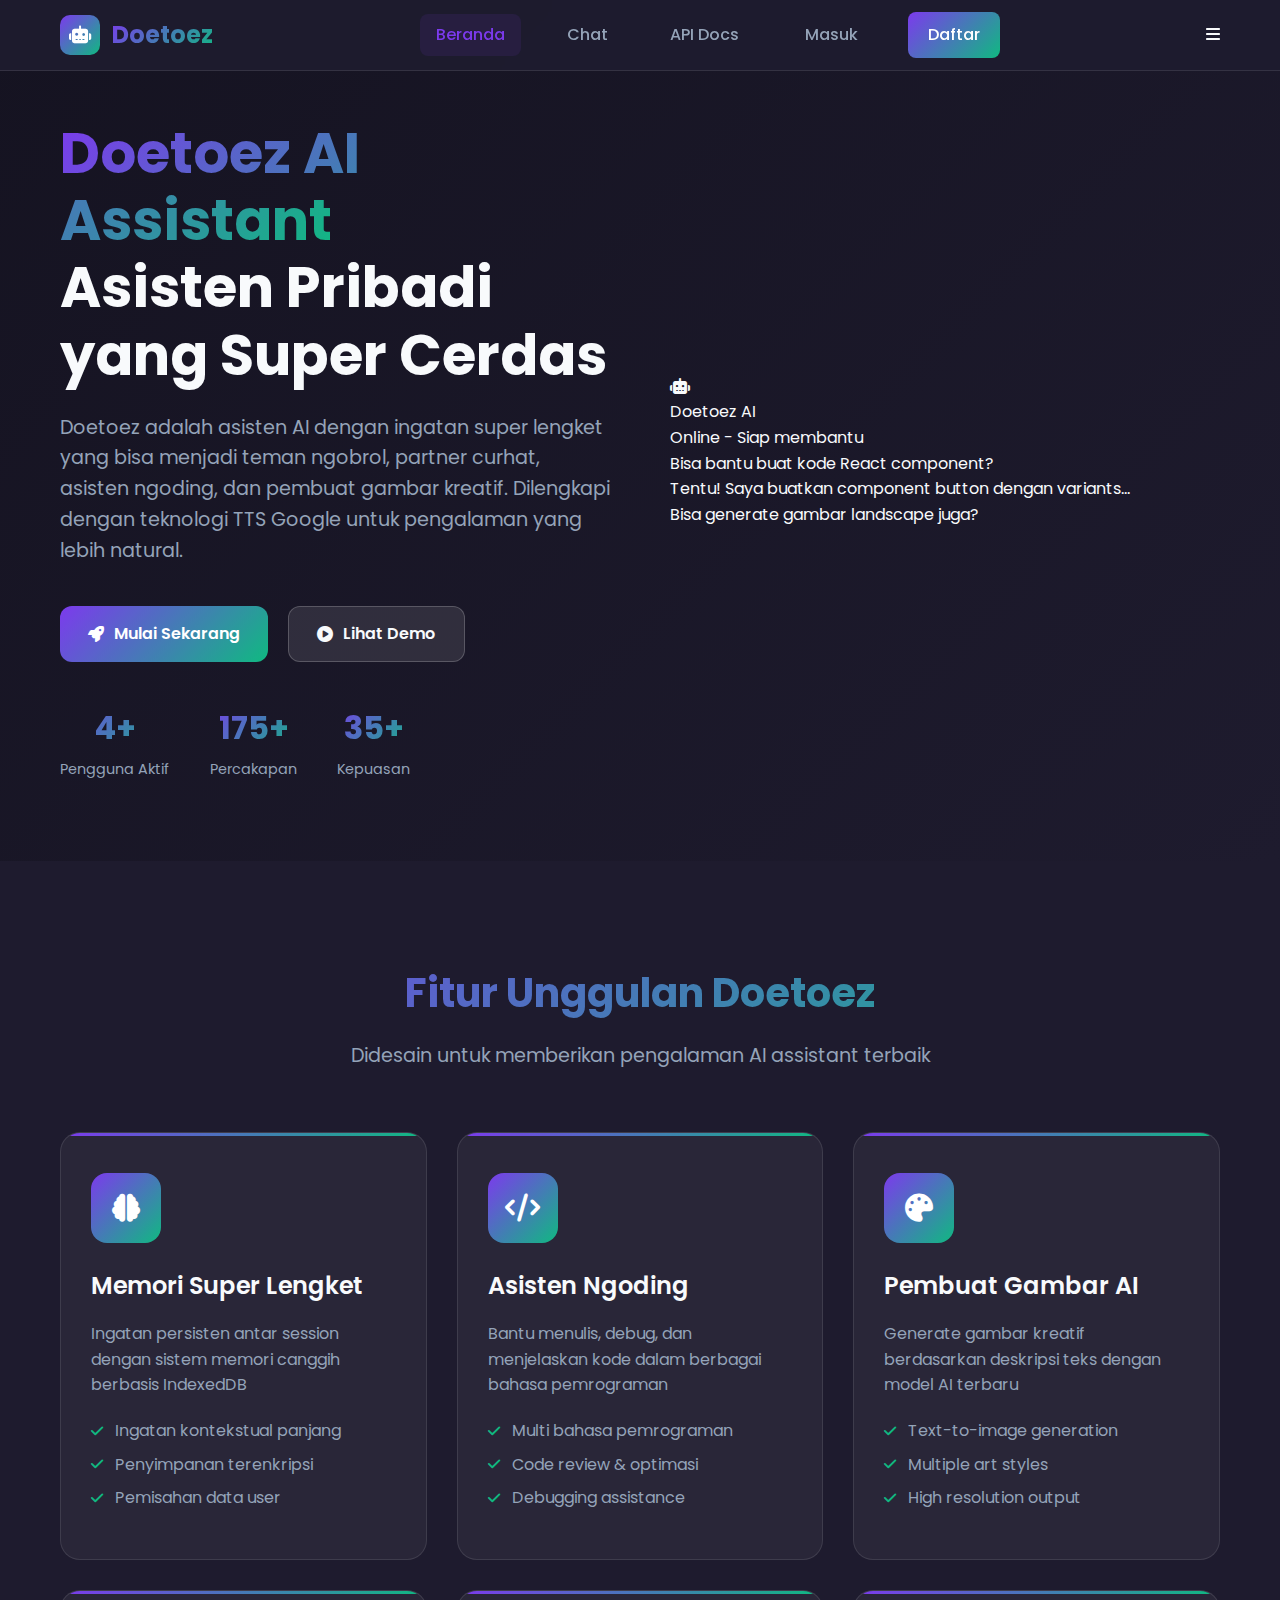
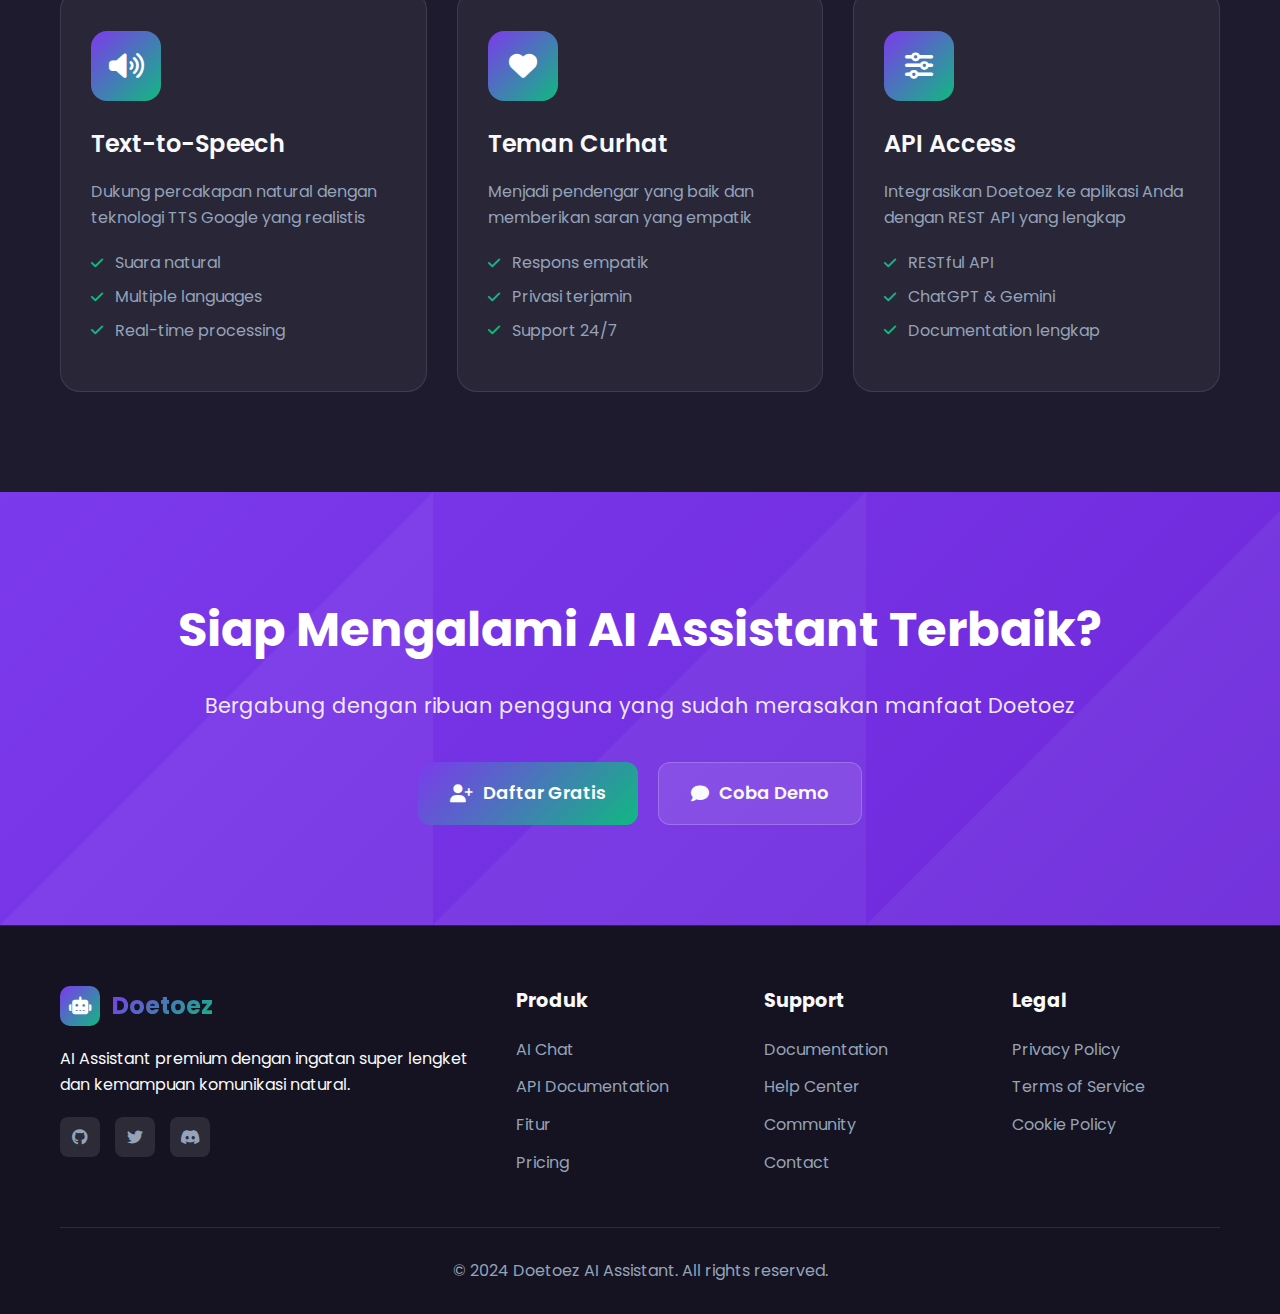
<file: index.html>
<!DOCTYPE html>
<html lang="id">
<head>
    <meta charset="UTF-8">
    <meta name="viewport" content="width=device-width, initial-scale=1.0">
    <title>Doetoez - AI Assistant Premium</title>
    <link rel="stylesheet" href="https://cdnjs.cloudflare.com/ajax/libs/font-awesome/6.4.0/css/all.min.css">
    <link href="https://fonts.googleapis.com/css2?family=Poppins:wght@300;400;500;600;700&display=swap" rel="stylesheet">
    <link rel="stylesheet" href="assets/css/style.css">
</head>
<body>
    <!-- Navigation -->
    <nav class="navbar">
        <div class="nav-container">
            <div class="nav-logo">
                <div class="logo-icon">
                    <i class="fas fa-robot"></i>
                </div>
                <span class="logo-text">Doetoez</span>
            </div>
            <div class="nav-menu">
                <a href="index.html" class="nav-link active">Beranda</a>
                <a href="chat.html" class="nav-link">Chat</a>
                <a href="docs.html" class="nav-link">API Docs</a>
                <a href="login.html" class="nav-link auth-btn">Masuk</a>
                <a href="register.html" class="nav-link auth-btn primary">Daftar</a>
            </div>
            <div class="nav-toggle">
                <i class="fas fa-bars"></i>
            </div>
        </div>
    </nav>

    <!-- Hero Section -->
    <section class="hero">
        <div class="container">
            <div class="hero-content">
                <div class="hero-text">
                    <h1 class="hero-title">
                        <span class="gradient-text">Doetoez AI Assistant</span><br>
                        Asisten Pribadi yang Super Cerdas
                    </h1>
                    <p class="hero-description">
                        Doetoez adalah asisten AI dengan ingatan super lengket yang bisa menjadi teman ngobrol, 
                        partner curhat, asisten ngoding, dan pembuat gambar kreatif. Dilengkapi dengan teknologi 
                        TTS Google untuk pengalaman yang lebih natural.
                    </p>
                    <div class="hero-actions">
                        <a href="register.html" class="btn btn-primary">
                            <i class="fas fa-rocket"></i>
                            Mulai Sekarang
                        </a>
                        <a href="#features" class="btn btn-secondary">
                            <i class="fas fa-play-circle"></i>
                            Lihat Demo
                        </a>
                    </div>
                    <div class="hero-stats">
                        <div class="stat">
                            <div class="stat-number">10K+</div>
                            <div class="stat-label">Pengguna Aktif</div>
                        </div>
                        <div class="stat">
                            <div class="stat-number">500K+</div>
                            <div class="stat-label">Percakapan</div>
                        </div>
                        <div class="stat">
                            <div class="stat-number">99.8%</div>
                            <div class="stat-label">Kepuasan</div>
                        </div>
                    </div>
                </div>
                <div class="hero-visual">
                    <div class="ai-chat-preview">
                        <div class="chat-header-preview">
                            <div class="chat-avatar">
                                <i class="fas fa-robot"></i>
                            </div>
                            <div class="chat-info">
                                <div class="chat-name">Doetoez AI</div>
                                <div class="chat-status">Online - Siap membantu</div>
                            </div>
                        </div>
                        <div class="chat-messages-preview">
                            <div class="message user">
                                <div class="message-content">Bisa bantu buat kode React component?</div>
                            </div>
                            <div class="message assistant">
                                <div class="message-content">Tentu! Saya buatkan component button dengan variants...</div>
                            </div>
                            <div class="message user">
                                <div class="message-content">Bisa generate gambar landscape juga?</div>
                            </div>
                            <div class="message assistant typing">
                                <div class="typing-indicator">
                                    <span></span>
                                    <span></span>
                                    <span></span>
                                </div>
                            </div>
                        </div>
                    </div>
                </div>
            </div>
        </div>
    </section>

    <!-- Features Section -->
    <section id="features" class="features">
        <div class="container">
            <div class="section-header">
                <h2>Fitur Unggulan Doetoez</h2>
                <p>Didesain untuk memberikan pengalaman AI assistant terbaik</p>
            </div>
            <div class="features-grid">
                <div class="feature-card">
                    <div class="feature-icon">
                        <i class="fas fa-brain"></i>
                    </div>
                    <h3>Memori Super Lengket</h3>
                    <p>Ingatan persisten antar session dengan sistem memori canggih berbasis IndexedDB</p>
                    <ul class="feature-list">
                        <li><i class="fas fa-check"></i> Ingatan kontekstual panjang</li>
                        <li><i class="fas fa-check"></i> Penyimpanan terenkripsi</li>
                        <li><i class="fas fa-check"></i> Pemisahan data user</li>
                    </ul>
                </div>

                <div class="feature-card">
                    <div class="feature-icon">
                        <i class="fas fa-code"></i>
                    </div>
                    <h3>Asisten Ngoding</h3>
                    <p>Bantu menulis, debug, dan menjelaskan kode dalam berbagai bahasa pemrograman</p>
                    <ul class="feature-list">
                        <li><i class="fas fa-check"></i> Multi bahasa pemrograman</li>
                        <li><i class="fas fa-check"></i> Code review & optimasi</li>
                        <li><i class="fas fa-check"></i> Debugging assistance</li>
                    </ul>
                </div>

                <div class="feature-card">
                    <div class="feature-icon">
                        <i class="fas fa-palette"></i>
                    </div>
                    <h3>Pembuat Gambar AI</h3>
                    <p>Generate gambar kreatif berdasarkan deskripsi teks dengan model AI terbaru</p>
                    <ul class="feature-list">
                        <li><i class="fas fa-check"></i> Text-to-image generation</li>
                        <li><i class="fas fa-check"></i> Multiple art styles</li>
                        <li><i class="fas fa-check"></i> High resolution output</li>
                    </ul>
                </div>

                <div class="feature-card">
                    <div class="feature-icon">
                        <i class="fas fa-volume-up"></i>
                    </div>
                    <h3>Text-to-Speech</h3>
                    <p>Dukung percakapan natural dengan teknologi TTS Google yang realistis</p>
                    <ul class="feature-list">
                        <li><i class="fas fa-check"></i> Suara natural</li>
                        <li><i class="fas fa-check"></i> Multiple languages</li>
                        <li><i class="fas fa-check"></i> Real-time processing</li>
                    </ul>
                </div>

                <div class="feature-card">
                    <div class="feature-icon">
                        <i class="fas fa-heart"></i>
                    </div>
                    <h3>Teman Curhat</h3>
                    <p>Menjadi pendengar yang baik dan memberikan saran yang empatik</p>
                    <ul class="feature-list">
                        <li><i class="fas fa-check"></i> Respons empatik</li>
                        <li><i class="fas fa-check"></i> Privasi terjamin</li>
                        <li><i class="fas fa-check"></i> Support 24/7</li>
                    </ul>
                </div>

                <div class="feature-card">
                    <div class="feature-icon">
                        <i class="fas fa-sliders-h"></i>
                    </div>
                    <h3>API Access</h3>
                    <p>Integrasikan Doetoez ke aplikasi Anda dengan REST API yang lengkap</p>
                    <ul class="feature-list">
                        <li><i class="fas fa-check"></i> RESTful API</li>
                        <li><i class="fas fa-check"></i> ChatGPT & Gemini</li>
                        <li><i class="fas fa-check"></i> Documentation lengkap</li>
                    </ul>
                </div>
            </div>
        </div>
    </section>

    <!-- CTA Section -->
    <section class="cta">
        <div class="container">
            <div class="cta-content">
                <h2>Siap Mengalami AI Assistant Terbaik?</h2>
                <p>Bergabung dengan ribuan pengguna yang sudah merasakan manfaat Doetoez</p>
                <div class="cta-actions">
                    <a href="register.html" class="btn btn-primary btn-large">
                        <i class="fas fa-user-plus"></i>
                        Daftar Gratis
                    </a>
                    <a href="chat.html" class="btn btn-secondary btn-large">
                        <i class="fas fa-comment"></i>
                        Coba Demo
                    </a>
                </div>
            </div>
        </div>
    </section>

    <!-- Footer -->
    <footer class="footer">
        <div class="container">
            <div class="footer-content">
                <div class="footer-section">
                    <div class="footer-logo">
                        <div class="logo-icon">
                            <i class="fas fa-robot"></i>
                        </div>
                        <span class="logo-text">Doetoez</span>
                    </div>
                    <p>AI Assistant premium dengan ingatan super lengket dan kemampuan komunikasi natural.</p>
                    <div class="social-links">
                        <a href="#"><i class="fab fa-github"></i></a>
                        <a href="#"><i class="fab fa-twitter"></i></a>
                        <a href="#"><i class="fab fa-discord"></i></a>
                    </div>
                </div>
                <div class="footer-section">
                    <h3>Produk</h3>
                    <ul>
                        <li><a href="chat.html">AI Chat</a></li>
                        <li><a href="docs.html">API Documentation</a></li>
                        <li><a href="#features">Fitur</a></li>
                        <li><a href="#">Pricing</a></li>
                    </ul>
                </div>
                <div class="footer-section">
                    <h3>Support</h3>
                    <ul>
                        <li><a href="#">Documentation</a></li>
                        <li><a href="#">Help Center</a></li>
                        <li><a href="#">Community</a></li>
                        <li><a href="#">Contact</a></li>
                    </ul>
                </div>
                <div class="footer-section">
                    <h3>Legal</h3>
                    <ul>
                        <li><a href="#">Privacy Policy</a></li>
                        <li><a href="#">Terms of Service</a></li>
                        <li><a href="#">Cookie Policy</a></li>
                    </ul>
                </div>
            </div>
            <div class="footer-bottom">
                <p>&copy; 2024 Doetoez AI Assistant. All rights reserved.</p>
            </div>
        </div>
    </footer>

    <script src="assets/js/app.js"></script>
</body>
</html>
</file>
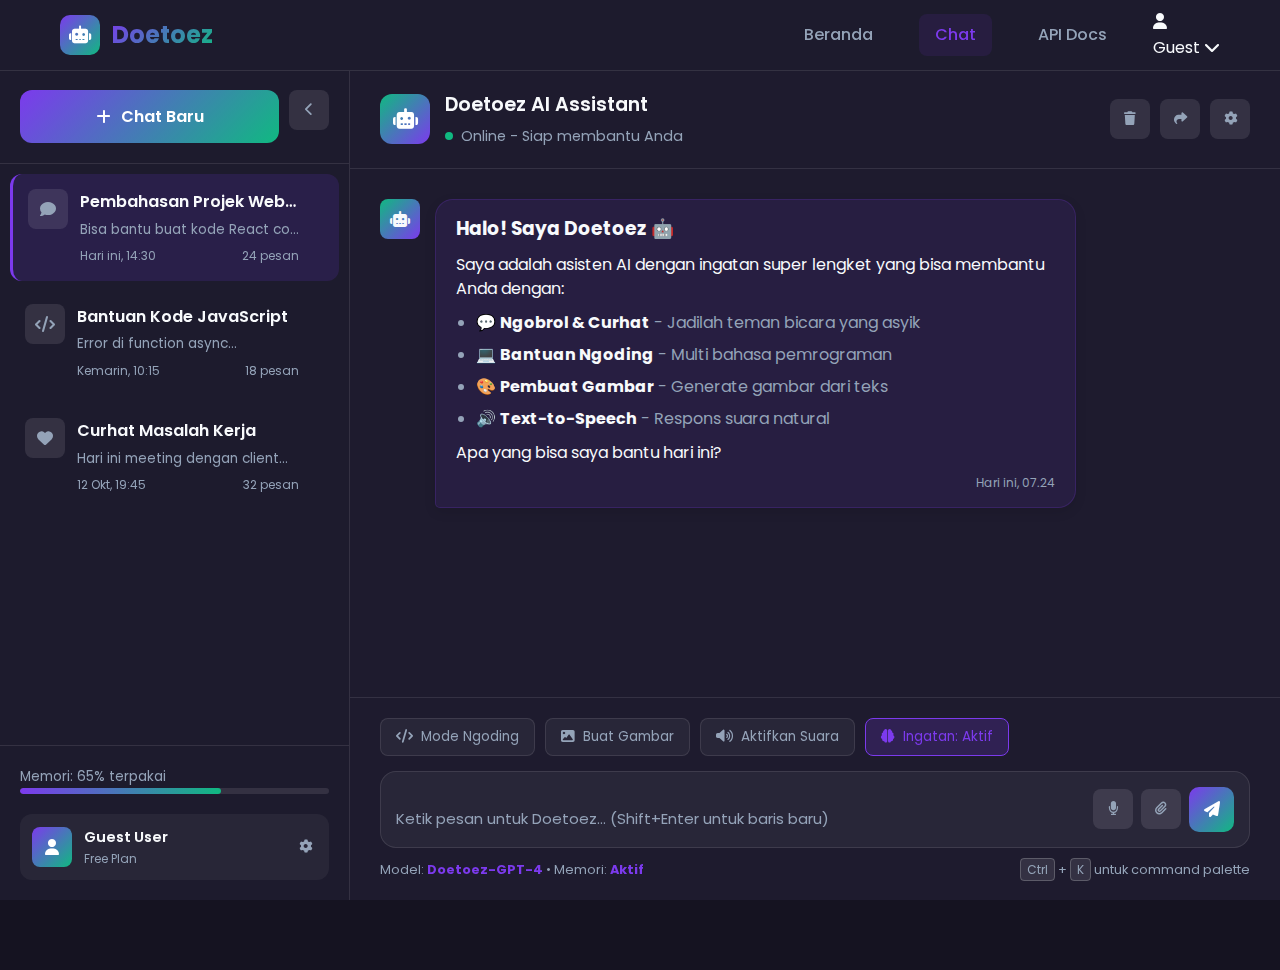
<file: chat.html>
<!DOCTYPE html>
<html lang="id">
<head>
    <meta charset="UTF-8">
    <meta name="viewport" content="width=device-width, initial-scale=1.0">
    <title>Chat dengan Doetoez - AI Assistant</title>
    <link rel="stylesheet" href="https://cdnjs.cloudflare.com/ajax/libs/font-awesome/6.4.0/css/all.min.css">
    <link href="https://fonts.googleapis.com/css2?family=Poppins:wght@300;400;500;600;700&display=swap" rel="stylesheet">
    <link rel="stylesheet" href="assets/css/style.css">
    <link rel="stylesheet" href="assets/css/chat.css">
</head>
<body class="chat-layout">
    <!-- Navigation -->
    <nav class="navbar">
        <div class="nav-container">
            <div class="nav-logo">
                <div class="logo-icon">
                    <i class="fas fa-robot"></i>
                </div>
                <span class="logo-text">Doetoez</span>
            </div>
            <div class="nav-menu">
                <a href="index.html" class="nav-link">Beranda</a>
                <a href="chat.html" class="nav-link active">Chat</a>
                <a href="docs.html" class="nav-link">API Docs</a>
                <div class="user-menu">
                    <div class="user-avatar">
                        <i class="fas fa-user"></i>
                    </div>
                    <span class="user-name">Guest</span>
                    <i class="fas fa-chevron-down"></i>
                </div>
            </div>
        </div>
    </nav>

    <div class="chat-container">
        <!-- Sidebar -->
        <div class="chat-sidebar">
            <div class="sidebar-header">
                <button class="btn btn-primary btn-new-chat">
                    <i class="fas fa-plus"></i>
                    Chat Baru
                </button>
                <button class="sidebar-toggle">
                    <i class="fas fa-chevron-left"></i>
                </button>
            </div>

            <div class="conversation-list">
                <div class="conversation-item active">
                    <div class="conversation-icon">
                        <i class="fas fa-comment"></i>
                    </div>
                    <div class="conversation-content">
                        <div class="conversation-title">Pembahasan Projek Website</div>
                        <div class="conversation-preview">Bisa bantu buat kode React component?</div>
                        <div class="conversation-meta">
                            <span class="conversation-time">Hari ini, 14:30</span>
                            <span class="conversation-count">24 pesan</span>
                        </div>
                    </div>
                    <button class="conversation-actions">
                        <i class="fas fa-ellipsis-v"></i>
                    </button>
                </div>

                <div class="conversation-item">
                    <div class="conversation-icon">
                        <i class="fas fa-code"></i>
                    </div>
                    <div class="conversation-content">
                        <div class="conversation-title">Bantuan Kode JavaScript</div>
                        <div class="conversation-preview">Error di function async...</div>
                        <div class="conversation-meta">
                            <span class="conversation-time">Kemarin, 10:15</span>
                            <span class="conversation-count">18 pesan</span>
                        </div>
                    </div>
                    <button class="conversation-actions">
                        <i class="fas fa-ellipsis-v"></i>
                    </button>
                </div>

                <div class="conversation-item">
                    <div class="conversation-icon">
                        <i class="fas fa-heart"></i>
                    </div>
                    <div class="conversation-content">
                        <div class="conversation-title">Curhat Masalah Kerja</div>
                        <div class="conversation-preview">Hari ini meeting dengan client...</div>
                        <div class="conversation-meta">
                            <span class="conversation-time">12 Okt, 19:45</span>
                            <span class="conversation-count">32 pesan</span>
                        </div>
                    </div>
                    <button class="conversation-actions">
                        <i class="fas fa-ellipsis-v"></i>
                    </button>
                </div>
            </div>

            <div class="sidebar-footer">
                <div class="memory-status">
                    <div class="memory-info">
                        <span>Memori: 65% terpakai</span>
                        <div class="memory-bar">
                            <div class="memory-progress" style="width: 65%"></div>
                        </div>
                    </div>
                </div>
                <div class="user-profile">
                    <div class="profile-avatar">
                        <i class="fas fa-user"></i>
                    </div>
                    <div class="profile-info">
                        <div class="profile-name">Guest User</div>
                        <div class="profile-plan">Free Plan</div>
                    </div>
                    <button class="profile-settings">
                        <i class="fas fa-cog"></i>
                    </button>
                </div>
            </div>
        </div>

        <!-- Main Chat Area -->
        <div class="chat-main">
            <div class="chat-header">
                <div class="chat-info">
                    <div class="chat-avatar">
                        <i class="fas fa-robot"></i>
                    </div>
                    <div class="chat-details">
                        <div class="chat-title">Doetoez AI Assistant</div>
                        <div class="chat-status">
                            <span class="status-indicator online"></span>
                            Online - Siap membantu Anda
                        </div>
                    </div>
                </div>
                <div class="chat-actions">
                    <button class="action-btn" title="Clear Chat">
                        <i class="fas fa-trash"></i>
                    </button>
                    <button class="action-btn" title="Share Chat">
                        <i class="fas fa-share"></i>
                    </button>
                    <button class="action-btn" title="Settings">
                        <i class="fas fa-cog"></i>
                    </button>
                </div>
            </div>

            <div class="chat-messages" id="chatMessages">
                <!-- Welcome Message -->
                <div class="message assistant welcome">
                    <div class="message-avatar">
                        <i class="fas fa-robot"></i>
                    </div>
                    <div class="message-content">
                        <div class="message-text">
                            <h3>Halo! Saya Doetoez 🤖</h3>
                            <p>Saya adalah asisten AI dengan ingatan super lengket yang bisa membantu Anda dengan:</p>
                            <ul>
                                <li>💬 <strong>Ngobrol & Curhat</strong> - Jadilah teman bicara yang asyik</li>
                                <li>💻 <strong>Bantuan Ngoding</strong> - Multi bahasa pemrograman</li>
                                <li>🎨 <strong>Pembuat Gambar</strong> - Generate gambar dari teks</li>
                                <li>🔊 <strong>Text-to-Speech</strong> - Respons suara natural</li>
                            </ul>
                            <p>Apa yang bisa saya bantu hari ini?</p>
                        </div>
                        <div class="message-meta">
                            <span>Hari ini, <span id="currentTime"></span></span>
                        </div>
                    </div>
                </div>
            </div>

            <div class="chat-input-container">
                <div class="input-actions">
                    <button class="input-action" data-mode="code">
                        <i class="fas fa-code"></i>
                        Mode Ngoding
                    </button>
                    <button class="input-action" data-mode="image">
                        <i class="fas fa-image"></i>
                        Buat Gambar
                    </button>
                    <button class="input-action" data-mode="voice">
                        <i class="fas fa-volume-up"></i>
                        Aktifkan Suara
                    </button>
                    <button class="input-action active" data-mode="memory">
                        <i class="fas fa-brain"></i>
                        Ingatan: Aktif
                    </button>
                </div>

                <div class="chat-input-wrapper">
                    <textarea class="chat-input" id="chatInput" placeholder="Ketik pesan untuk Doetoez... (Shift+Enter untuk baris baru)" rows="1"></textarea>
                    <div class="input-buttons">
                        <button class="input-btn" id="voiceButton">
                            <i class="fas fa-microphone"></i>
                        </button>
                        <button class="input-btn" id="attachButton">
                            <i class="fas fa-paperclip"></i>
                        </button>
                        <button class="send-btn" id="sendButton">
                            <i class="fas fa-paper-plane"></i>
                        </button>
                    </div>
                </div>

                <div class="input-footer">
                    <span class="model-info">
                        Model: <strong>Doetoez-GPT-4</strong> • Memori: <strong>Aktif</strong>
                    </span>
                    <span class="shortcut-info">
                        <kbd>Ctrl</kbd> + <kbd>K</kbd> untuk command palette
                    </span>
                </div>
            </div>
        </div>
    </div>

    <!-- Settings Modal -->
    <div class="modal" id="settingsModal">
        <div class="modal-content">
            <div class="modal-header">
                <h2>Pengaturan Doetoez</h2>
                <button class="modal-close">
                    <i class="fas fa-times"></i>
                </button>
            </div>
            <div class="modal-body">
                <!-- Settings content would go here -->
            </div>
        </div>
    </div>

    <script src="assets/js/chat.js"></script>
</body>
</html>
</file>
<file: assets/css/style.css>
:root {
    --primary: #7c3aed;
    --primary-dark: #6d28d9;
    --secondary: #10b981;
    --dark: #1e1b2e;
    --darker: #151321;
    --light: #f8fafc;
    --gray: #94a3b8;
    --gold: #fbbf24;
    --success: #10b981;
    --warning: #f59e0b;
    --danger: #ef4444;
}

* {
    margin: 0;
    padding: 0;
    box-sizing: border-box;
    font-family: 'Poppins', sans-serif;
}

body {
    background: var(--darker);
    color: var(--light);
    line-height: 1.6;
}

.container {
    max-width: 1200px;
    margin: 0 auto;
    padding: 0 20px;
}

/* Navigation */
.navbar {
    background: rgba(30, 27, 46, 0.95);
    backdrop-filter: blur(10px);
    border-bottom: 1px solid rgba(255, 255, 255, 0.1);
    position: fixed;
    top: 0;
    width: 100%;
    z-index: 1000;
}

.nav-container {
    max-width: 1200px;
    margin: 0 auto;
    padding: 0 20px;
    display: flex;
    justify-content: space-between;
    align-items: center;
    height: 70px;
}

.nav-logo {
    display: flex;
    align-items: center;
    gap: 12px;
}

.logo-icon {
    width: 40px;
    height: 40px;
    background: linear-gradient(135deg, var(--primary), var(--secondary));
    border-radius: 10px;
    display: flex;
    align-items: center;
    justify-content: center;
    font-size: 18px;
    color: white;
}

.logo-text {
    font-size: 24px;
    font-weight: 700;
    background: linear-gradient(135deg, var(--primary), var(--secondary));
    -webkit-background-clip: text;
    -webkit-text-fill-color: transparent;
}

.nav-menu {
    display: flex;
    align-items: center;
    gap: 30px;
}

.nav-link {
    color: var(--gray);
    text-decoration: none;
    font-weight: 500;
    transition: all 0.3s ease;
    padding: 8px 16px;
    border-radius: 8px;
}

.nav-link:hover {
    color: var(--light);
    background: rgba(255, 255, 255, 0.05);
}

.nav-link.active {
    color: var(--primary);
    background: rgba(124, 58, 237, 0.1);
}

.auth-btn {
    padding: 10px 20px;
    border-radius: 8px;
    transition: all 0.3s ease;
}

.auth-btn.primary {
    background: linear-gradient(135deg, var(--primary), var(--secondary));
    color: white;
}

.auth-btn.primary:hover {
    transform: translateY(-2px);
    box-shadow: 0 5px 15px rgba(124, 58, 237, 0.4);
}

/* Hero Section */
.hero {
    padding: 120px 0 80px;
    background: linear-gradient(135deg, var(--darker), var(--dark));
}

.hero-content {
    display: grid;
    grid-template-columns: 1fr 1fr;
    gap: 60px;
    align-items: center;
}

.hero-title {
    font-size: 3.5rem;
    font-weight: 700;
    line-height: 1.2;
    margin-bottom: 24px;
}

.gradient-text {
    background: linear-gradient(135deg, var(--primary), var(--secondary));
    -webkit-background-clip: text;
    -webkit-text-fill-color: transparent;
}

.hero-description {
    font-size: 1.2rem;
    color: var(--gray);
    margin-bottom: 40px;
    line-height: 1.6;
}

.hero-actions {
    display: flex;
    gap: 20px;
    margin-bottom: 40px;
}

.btn {
    display: inline-flex;
    align-items: center;
    gap: 10px;
    padding: 14px 28px;
    border-radius: 12px;
    text-decoration: none;
    font-weight: 600;
    transition: all 0.3s ease;
    border: none;
    cursor: pointer;
    font-size: 16px;
}

.btn-primary {
    background: linear-gradient(135deg, var(--primary), var(--secondary));
    color: white;
}

.btn-primary:hover {
    transform: translateY(-2px);
    box-shadow: 0 8px 25px rgba(124, 58, 237, 0.4);
}

.btn-secondary {
    background: rgba(255, 255, 255, 0.1);
    color: var(--light);
    border: 1px solid rgba(255, 255, 255, 0.2);
}

.btn-secondary:hover {
    background: rgba(255, 255, 255, 0.15);
    transform: translateY(-2px);
}

.btn-large {
    padding: 16px 32px;
    font-size: 18px;
}

.hero-stats {
    display: flex;
    gap: 40px;
}

.stat {
    text-align: center;
}

.stat-number {
    font-size: 2rem;
    font-weight: 700;
    background: linear-gradient(135deg, var(--primary), var(--secondary));
    -webkit-background-clip: text;
    -webkit-text-fill-color: transparent;
    margin-bottom: 5px;
}

.stat-label {
    color: var(--gray);
    font-size: 0.9rem;
}

/* Features Section */
.features {
    padding: 100px 0;
    background: var(--dark);
}

.section-header {
    text-align: center;
    margin-bottom: 60px;
}

.section-header h2 {
    font-size: 2.5rem;
    font-weight: 700;
    margin-bottom: 16px;
    background: linear-gradient(135deg, var(--primary), var(--secondary));
    -webkit-background-clip: text;
    -webkit-text-fill-color: transparent;
}

.section-header p {
    font-size: 1.2rem;
    color: var(--gray);
}

.features-grid {
    display: grid;
    grid-template-columns: repeat(auto-fit, minmax(350px, 1fr));
    gap: 30px;
}

.feature-card {
    background: rgba(255, 255, 255, 0.05);
    border: 1px solid rgba(255, 255, 255, 0.1);
    border-radius: 20px;
    padding: 40px 30px;
    transition: all 0.3s ease;
    position: relative;
    overflow: hidden;
}

.feature-card::before {
    content: '';
    position: absolute;
    top: 0;
    left: 0;
    right: 0;
    height: 3px;
    background: linear-gradient(135deg, var(--primary), var(--secondary));
}

.feature-card:hover {
    transform: translateY(-10px);
    background: rgba(255, 255, 255, 0.08);
    box-shadow: 0 20px 40px rgba(0, 0, 0, 0.3);
}

.feature-icon {
    width: 70px;
    height: 70px;
    background: linear-gradient(135deg, var(--primary), var(--secondary));
    border-radius: 16px;
    display: flex;
    align-items: center;
    justify-content: center;
    font-size: 28px;
    color: white;
    margin-bottom: 24px;
}

.feature-card h3 {
    font-size: 1.5rem;
    font-weight: 600;
    margin-bottom: 16px;
    color: var(--light);
}

.feature-card p {
    color: var(--gray);
    margin-bottom: 20px;
    line-height: 1.6;
}

.feature-list {
    list-style: none;
}

.feature-list li {
    display: flex;
    align-items: center;
    gap: 12px;
    margin-bottom: 8px;
    color: var(--gray);
}

.feature-list li i {
    color: var(--success);
    font-size: 14px;
}

/* CTA Section */
.cta {
    padding: 100px 0;
    background: linear-gradient(135deg, var(--primary), var(--primary-dark));
    text-align: center;
    position: relative;
    overflow: hidden;
}

.cta::before {
    content: '';
    position: absolute;
    top: 0;
    left: 0;
    right: 0;
    bottom: 0;
    background: url('data:image/svg+xml,<svg xmlns="http://www.w3.org/2000/svg" viewBox="0 0 1000 1000"><polygon fill="rgba(255,255,255,0.05)" points="0,1000 1000,0 1000,1000"/></svg>');
}

.cta-content {
    position: relative;
    z-index: 1;
}

.cta h2 {
    font-size: 3rem;
    font-weight: 700;
    margin-bottom: 20px;
    color: white;
}

.cta p {
    font-size: 1.3rem;
    margin-bottom: 40px;
    color: rgba(255, 255, 255, 0.9);
}

.cta-actions {
    display: flex;
    gap: 20px;
    justify-content: center;
}

/* Footer */
.footer {
    background: var(--darker);
    padding: 60px 0 30px;
    border-top: 1px solid rgba(255, 255, 255, 0.1);
}

.footer-content {
    display: grid;
    grid-template-columns: 2fr 1fr 1fr 1fr;
    gap: 40px;
    margin-bottom: 40px;
}

.footer-logo {
    display: flex;
    align-items: center;
    gap: 12px;
    margin-bottom: 20px;
}

.footer-section h3 {
    color: var(--light);
    margin-bottom: 20px;
    font-size: 1.2rem;
}

.footer-section ul {
    list-style: none;
}

.footer-section ul li {
    margin-bottom: 12px;
}

.footer-section ul li a {
    color: var(--gray);
    text-decoration: none;
    transition: color 0.3s ease;
}

.footer-section ul li a:hover {
    color: var(--primary);
}

.social-links {
    display: flex;
    gap: 15px;
    margin-top: 20px;
}

.social-links a {
    width: 40px;
    height: 40px;
    background: rgba(255, 255, 255, 0.1);
    border-radius: 8px;
    display: flex;
    align-items: center;
    justify-content: center;
    color: var(--gray);
    text-decoration: none;
    transition: all 0.3s ease;
}

.social-links a:hover {
    background: var(--primary);
    color: white;
    transform: translateY(-2px);
}

.footer-bottom {
    text-align: center;
    padding-top: 30px;
    border-top: 1px solid rgba(255, 255, 255, 0.1);
    color: var(--gray);
}

/* Responsive Design */
@media (max-width: 768px) {
    .hero-content {
        grid-template-columns: 1fr;
        text-align: center;
    }
    
    .hero-title {
        font-size: 2.5rem;
    }
    
    .hero-actions {
        justify-content: center;
        flex-wrap: wrap;
    }
    
    .hero-stats {
        justify-content: center;
    }
    
    .features-grid {
        grid-template-columns: 1fr;
    }
    
    .footer-content {
        grid-template-columns: 1fr;
        text-align: center;
    }
    
    .cta-actions {
        flex-direction: column;
        align-items: center;
    }
}
</file>
<file: assets/css/chat.css>
.chat-layout {
    background: var(--darker);
    height: 100vh;
    overflow: hidden;
}

.chat-container {
    display: flex;
    height: calc(100vh - 70px);
    margin-top: 70px;
}

/* Sidebar Styles */
.chat-sidebar {
    width: 350px;
    background: rgba(30, 27, 46, 0.95);
    border-right: 1px solid rgba(255, 255, 255, 0.1);
    display: flex;
    flex-direction: column;
    backdrop-filter: blur(10px);
}

.sidebar-header {
    padding: 20px;
    border-bottom: 1px solid rgba(255, 255, 255, 0.1);
    display: flex;
    gap: 10px;
}

.btn-new-chat {
    flex: 1;
    justify-content: center;
}

.sidebar-toggle {
    width: 40px;
    height: 40px;
    background: rgba(255, 255, 255, 0.1);
    border: none;
    border-radius: 8px;
    color: var(--gray);
    cursor: pointer;
    transition: all 0.3s ease;
}

.sidebar-toggle:hover {
    background: rgba(255, 255, 255, 0.15);
    color: var(--light);
}

.conversation-list {
    flex: 1;
    overflow-y: auto;
    padding: 10px;
}

.conversation-item {
    display: flex;
    align-items: flex-start;
    gap: 12px;
    padding: 15px;
    border-radius: 12px;
    cursor: pointer;
    transition: all 0.3s ease;
    margin-bottom: 8px;
    position: relative;
}

.conversation-item:hover {
    background: rgba(255, 255, 255, 0.05);
}

.conversation-item.active {
    background: rgba(124, 58, 237, 0.15);
    border-left: 3px solid var(--primary);
}

.conversation-icon {
    width: 40px;
    height: 40px;
    background: rgba(255, 255, 255, 0.1);
    border-radius: 8px;
    display: flex;
    align-items: center;
    justify-content: center;
    color: var(--gray);
    flex-shrink: 0;
}

.conversation-content {
    flex: 1;
    min-width: 0;
}

.conversation-title {
    font-weight: 600;
    color: var(--light);
    margin-bottom: 4px;
    white-space: nowrap;
    overflow: hidden;
    text-overflow: ellipsis;
}

.conversation-preview {
    font-size: 0.85rem;
    color: var(--gray);
    margin-bottom: 6px;
    white-space: nowrap;
    overflow: hidden;
    text-overflow: ellipsis;
}

.conversation-meta {
    display: flex;
    justify-content: space-between;
    font-size: 0.75rem;
    color: var(--gray);
}

.conversation-actions {
    background: none;
    border: none;
    color: var(--gray);
    cursor: pointer;
    padding: 5px;
    border-radius: 4px;
    opacity: 0;
    transition: all 0.3s ease;
}

.conversation-item:hover .conversation-actions {
    opacity: 1;
}

.conversation-actions:hover {
    background: rgba(255, 255, 255, 0.1);
    color: var(--light);
}

.sidebar-footer {
    padding: 20px;
    border-top: 1px solid rgba(255, 255, 255, 0.1);
}

.memory-status {
    margin-bottom: 20px;
}

.memory-info {
    font-size: 0.85rem;
    color: var(--gray);
    margin-bottom: 8px;
}

.memory-bar {
    height: 6px;
    background: rgba(255, 255, 255, 0.1);
    border-radius: 3px;
    overflow: hidden;
}

.memory-progress {
    height: 100%;
    background: linear-gradient(90deg, var(--primary), var(--secondary));
    border-radius: 3px;
    transition: width 0.3s ease;
}

.user-profile {
    display: flex;
    align-items: center;
    gap: 12px;
    padding: 12px;
    background: rgba(255, 255, 255, 0.05);
    border-radius: 12px;
}

.profile-avatar {
    width: 40px;
    height: 40px;
    background: linear-gradient(135deg, var(--primary), var(--secondary));
    border-radius: 8px;
    display: flex;
    align-items: center;
    justify-content: center;
    color: white;
    font-size: 16px;
}

.profile-info {
    flex: 1;
}

.profile-name {
    font-weight: 600;
    color: var(--light);
    font-size: 0.9rem;
}

.profile-plan {
    font-size: 0.75rem;
    color: var(--gray);
}

.profile-settings {
    background: none;
    border: none;
    color: var(--gray);
    cursor: pointer;
    padding: 5px;
    border-radius: 4px;
    transition: all 0.3s ease;
}

.profile-settings:hover {
    color: var(--light);
    background: rgba(255, 255, 255, 0.1);
}

/* Main Chat Area */
.chat-main {
    flex: 1;
    display: flex;
    flex-direction: column;
    background: var(--dark);
}

.chat-header {
    padding: 20px 30px;
    border-bottom: 1px solid rgba(255, 255, 255, 0.1);
    display: flex;
    justify-content: space-between;
    align-items: center;
    background: rgba(30, 27, 46, 0.8);
    backdrop-filter: blur(10px);
}

.chat-info {
    display: flex;
    align-items: center;
    gap: 15px;
}

.chat-avatar {
    width: 50px;
    height: 50px;
    background: linear-gradient(135deg, var(--secondary), var(--primary));
    border-radius: 12px;
    display: flex;
    align-items: center;
    justify-content: center;
    font-size: 20px;
    color: white;
}

.chat-details {
    flex: 1;
}

.chat-title {
    font-size: 1.2rem;
    font-weight: 600;
    color: var(--light);
    margin-bottom: 4px;
}

.chat-status {
    display: flex;
    align-items: center;
    gap: 8px;
    font-size: 0.9rem;
    color: var(--gray);
}

.status-indicator {
    width: 8px;
    height: 8px;
    background: var(--success);
    border-radius: 50%;
    animation: pulse 2s infinite;
}

@keyframes pulse {
    0% { opacity: 1; }
    50% { opacity: 0.5; }
    100% { opacity: 1; }
}

.chat-actions {
    display: flex;
    gap: 10px;
}

.action-btn {
    width: 40px;
    height: 40px;
    background: rgba(255, 255, 255, 0.1);
    border: none;
    border-radius: 8px;
    color: var(--gray);
    cursor: pointer;
    transition: all 0.3s ease;
    display: flex;
    align-items: center;
    justify-content: center;
}

.action-btn:hover {
    background: rgba(124, 58, 237, 0.2);
    color: var(--light);
    transform: translateY(-1px);
}

.chat-messages {
    flex: 1;
    overflow-y: auto;
    padding: 30px;
    display: flex;
    flex-direction: column;
    gap: 20px;
}

.message {
    display: flex;
    gap: 15px;
    max-width: 80%;
    animation: fadeInUp 0.3s ease;
}

@keyframes fadeInUp {
    from {
        opacity: 0;
        transform: translateY(10px);
    }
    to {
        opacity: 1;
        transform: translateY(0);
    }
}

.message.user {
    align-self: flex-end;
    flex-direction: row-reverse;
}

.message-avatar {
    width: 40px;
    height: 40px;
    border-radius: 8px;
    display: flex;
    align-items: center;
    justify-content: center;
    font-size: 16px;
    flex-shrink: 0;
}

.user .message-avatar {
    background: linear-gradient(135deg, var(--primary), var(--primary-dark));
}

.assistant .message-avatar {
    background: linear-gradient(135deg, var(--secondary), var(--primary));
}

.message-content {
    background: rgba(255, 255, 255, 0.05);
    padding: 15px 20px;
    border-radius: 18px;
    box-shadow: 0 4px 12px rgba(0, 0, 0, 0.1);
    max-width: 100%;
}

.user .message-content {
    background: linear-gradient(135deg, var(--primary), var(--primary-dark));
    border-bottom-right-radius: 5px;
}

.assistant .message-content {
    border-bottom-left-radius: 5px;
}

.assistant.welcome .message-content {
    background: rgba(124, 58, 237, 0.1);
    border: 1px solid rgba(124, 58, 237, 0.2);
}

.message-text {
    line-height: 1.5;
    word-wrap: break-word;
}

.message-text h3 {
    margin-bottom: 10px;
    color: var(--light);
}

.message-text ul {
    margin: 10px 0;
    padding-left: 20px;
}

.message-text li {
    margin-bottom: 8px;
    color: var(--gray);
}

.message-text strong {
    color: var(--light);
}

.message-meta {
    display: flex;
    justify-content: flex-end;
    margin-top: 8px;
    font-size: 0.75rem;
    color: var(--gray);
}

.user .message-meta {
    color: rgba(255, 255, 255, 0.7);
}

.typing .message-content {
    background: rgba(255, 255, 255, 0.05);
    border: 1px solid rgba(255, 255, 255, 0.1);
}

.typing-indicator {
    display: flex;
    gap: 4px;
    align-items: center;
}

.typing-indicator span {
    width: 8px;
    height: 8px;
    background: var(--gray);
    border-radius: 50%;
    animation: typing 1.4s infinite ease-in-out;
}

.typing-indicator span:nth-child(1) { animation-delay: -0.32s; }
.typing-indicator span:nth-child(2) { animation-delay: -0.16s; }

@keyframes typing {
    0%, 80%, 100% {
        transform: scale(0.8);
        opacity: 0.5;
    }
    40% {
        transform: scale(1);
        opacity: 1;
    }
}

/* Chat Input */
.chat-input-container {
    padding: 20px 30px;
    border-top: 1px solid rgba(255, 255, 255, 0.1);
    background: rgba(30, 27, 46, 0.8);
    backdrop-filter: blur(10px);
}

.input-actions {
    display: flex;
    gap: 10px;
    margin-bottom: 15px;
    flex-wrap: wrap;
}

.input-action {
    padding: 8px 15px;
    background: rgba(255, 255, 255, 0.05);
    border: 1px solid rgba(255, 255, 255, 0.1);
    border-radius: 8px;
    font-size: 0.85rem;
    color: var(--gray);
    cursor: pointer;
    transition: all 0.3s ease;
    display: flex;
    align-items: center;
    gap: 8px;
}

.input-action:hover {
    background: rgba(255, 255, 255, 0.1);
    color: var(--light);
}

.input-action.active {
    background: rgba(124, 58, 237, 0.2);
    border-color: var(--primary);
    color: var(--primary);
}

.chat-input-wrapper {
    display: flex;
    gap: 15px;
    align-items: flex-end;
    background: rgba(255, 255, 255, 0.05);
    border: 1px solid rgba(255, 255, 255, 0.1);
    border-radius: 16px;
    padding: 15px;
    transition: all 0.3s ease;
}

.chat-input-wrapper:focus-within {
    border-color: var(--primary);
    box-shadow: 0 0 0 2px rgba(124, 58, 237, 0.2);
}

.chat-input {
    flex: 1;
    background: none;
    border: none;
    color: var(--light);
    font-size: 15px;
    resize: none;
    min-height: 24px;
    max-height: 120px;
    line-height: 1.5;
    outline: none;
}

.chat-input::placeholder {
    color: var(--gray);
}

.input-buttons {
    display: flex;
    gap: 8px;
    align-items: center;
}

.input-btn {
    width: 40px;
    height: 40px;
    background: rgba(255, 255, 255, 0.1);
    border: none;
    border-radius: 8px;
    color: var(--gray);
    cursor: pointer;
    transition: all 0.3s ease;
    display: flex;
    align-items: center;
    justify-content: center;
}

.input-btn:hover {
    background: rgba(255, 255, 255, 0.15);
    color: var(--light);
}

.send-btn {
    width: 45px;
    height: 45px;
    background: linear-gradient(135deg, var(--primary), var(--secondary));
    border: none;
    border-radius: 10px;
    color: white;
    cursor: pointer;
    transition: all 0.3s ease;
    display: flex;
    align-items: center;
    justify-content: center;
    font-size: 16px;
}

.send-btn:hover {
    transform: translateY(-2px);
    box-shadow: 0 5px 15px rgba(124, 58, 237, 0.4);
}

.input-footer {
    display: flex;
    justify-content: space-between;
    margin-top: 12px;
    font-size: 0.8rem;
    color: var(--gray);
}

.model-info strong {
    color: var(--primary);
}

.shortcut-info kbd {
    background: rgba(255, 255, 255, 0.1);
    padding: 2px 6px;
    border-radius: 4px;
    font-size: 0.75rem;
    border: 1px solid rgba(255, 255, 255, 0.2);
}

/* Modal */
.modal {
    display: none;
    position: fixed;
    top: 0;
    left: 0;
    right: 0;
    bottom: 0;
    background: rgba(0, 0, 0, 0.7);
    z-index: 2000;
    align-items: center;
    justify-content: center;
    backdrop-filter: blur(5px);
}

.modal-content {
    background: var(--dark);
    border-radius: 20px;
    width: 90%;
    max-width: 500px;
    border: 1px solid rgba(255, 255, 255, 0.1);
    box-shadow: 0 20px 40px rgba(0, 0, 0, 0.3);
}

.modal-header {
    padding: 25px 30px;
    border-bottom: 1px solid rgba(255, 255, 255, 0.1);
    display: flex;
    justify-content: space-between;
    align-items: center;
}

.modal-header h2 {
    font-size: 1.5rem;
    font-weight: 600;
    color: var(--light);
}

.modal-close {
    background: none;
    border: none;
    color: var(--gray);
    cursor: pointer;
    padding: 5px;
    border-radius: 4px;
    transition: all 0.3s ease;
}

.modal-close:hover {
    color: var(--light);
    background: rgba(255, 255, 255, 0.1);
}

.modal-body {
    padding: 30px;
}

/* Responsive Design */
@media (max-width: 768px) {
    .chat-sidebar {
        position: fixed;
        left: -100%;
        top: 70px;
        bottom: 0;
        width: 100%;
        z-index: 100;
        transition: left 0.3s ease;
    }
    
    .chat-sidebar.active {
        left: 0;
    }
    
    .message {
        max-width: 95%;
    }
    
    .input-actions {
        justify-content: center;
    }
    
    .input-footer {
        flex-direction: column;
        gap: 8px;
        text-align: center;
    }
}
</file>
